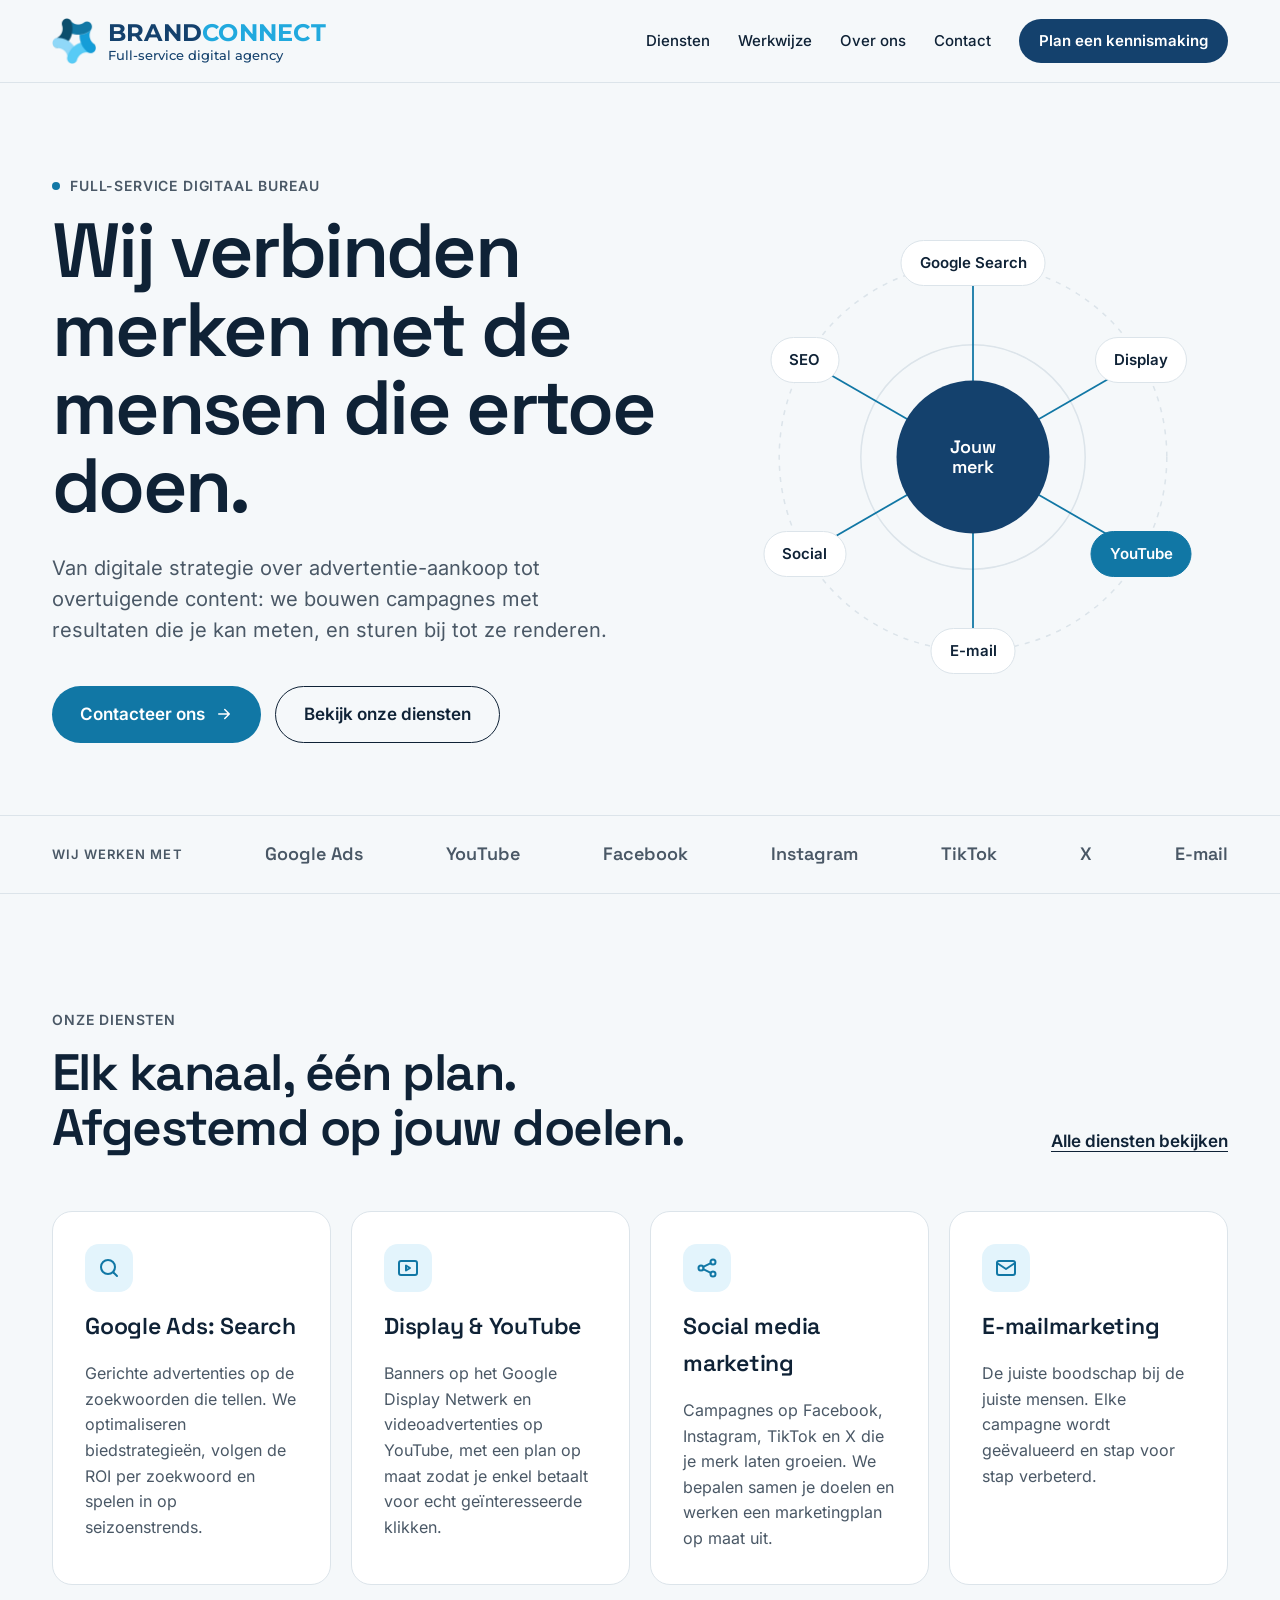
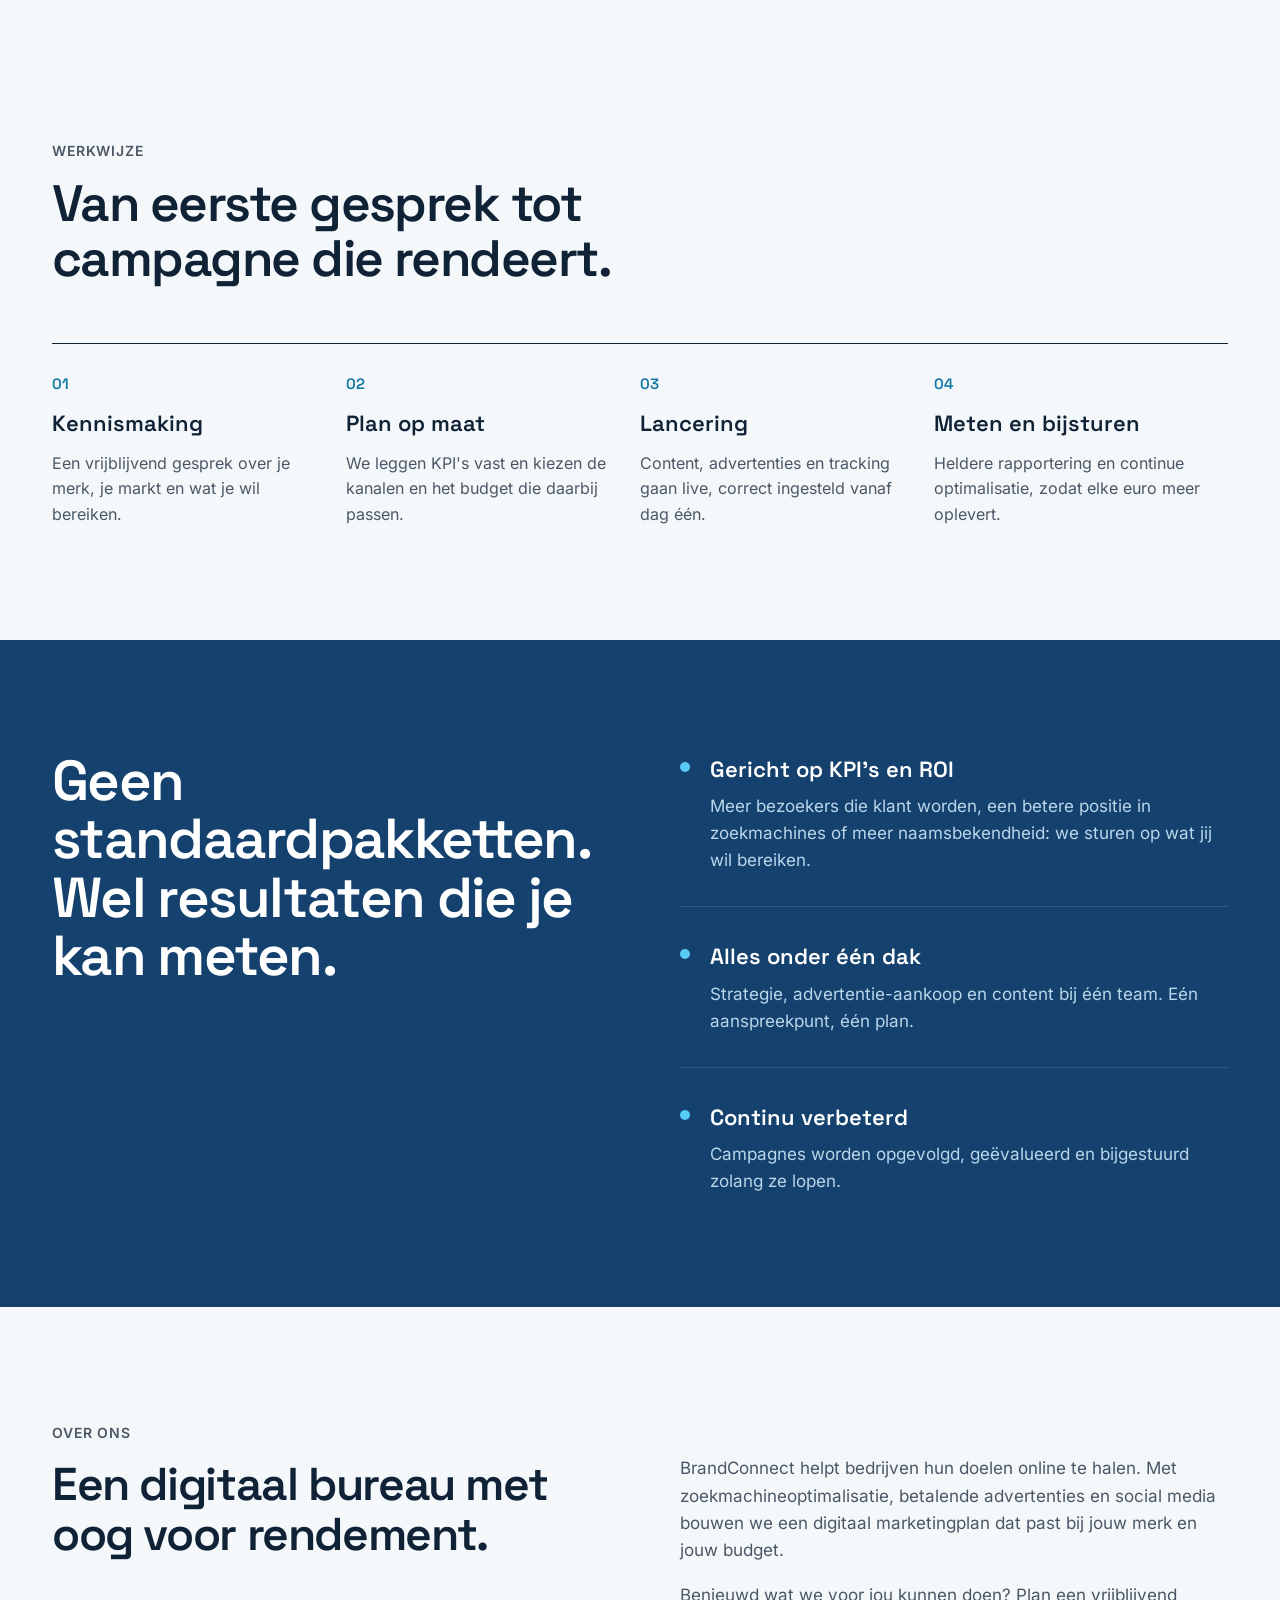
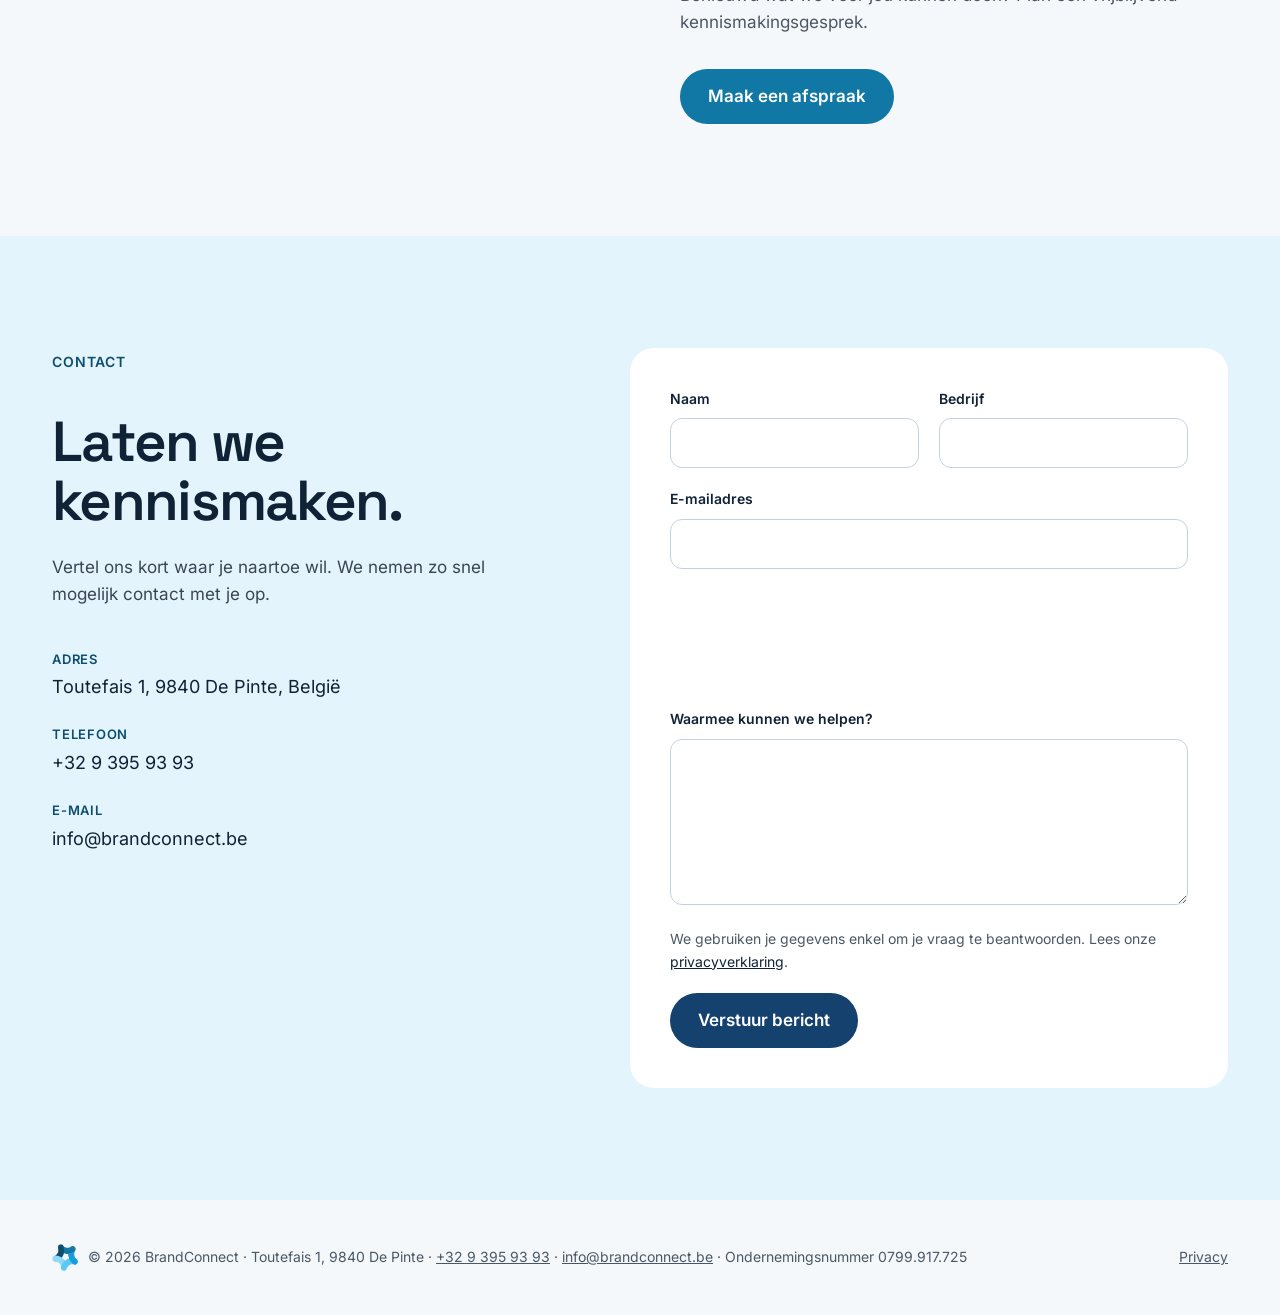
<file: index.html>
<!doctype html>
<html lang="nl-BE">
<head>
<meta charset="utf-8">
<meta name="viewport" content="width=device-width, initial-scale=1">
<title>BrandConnect | Full-service digitaal bureau in De Pinte</title>
<meta name="description" content="BrandConnect is een full-service digitaal bureau uit De Pinte. Google Ads, display en YouTube, social media, e-mailmarketing en SEO, met resultaten die je kan meten.">
<link rel="canonical" href="https://www.brandconnect.be/">
<meta property="og:type" content="website">
<meta property="og:title" content="BrandConnect | Full-service digitaal bureau">
<meta property="og:description" content="Wij verbinden merken met de mensen die ertoe doen. Campagnes met meetbare resultaten.">
<meta property="og:url" content="https://www.brandconnect.be/">
<meta name="theme-color" content="#14416D">
<link rel="icon" type="image/png" href="favicon.png">
<link rel="apple-touch-icon" href="apple-touch-icon.png">
<link rel="preload" href="assets/fonts/space-grotesk-latin-600-normal.woff2" as="font" type="font/woff2" crossorigin>
<link rel="preload" href="assets/fonts/inter-latin-400-normal.woff2" as="font" type="font/woff2" crossorigin>
<link rel="stylesheet" href="assets/style.css">
<script type="application/ld+json">
{
  "@context": "https://schema.org",
  "@type": "ProfessionalService",
  "name": "BrandConnect",
  "description": "Full-service digitaal bureau",
  "url": "https://www.brandconnect.be/",
  "telephone": "+32 9 395 93 93",
  "email": "info@brandconnect.be",
  "vatID": "BE0799917725",
  "address": {
    "@type": "PostalAddress",
    "streetAddress": "Toutefais 1",
    "postalCode": "9840",
    "addressLocality": "De Pinte",
    "addressCountry": "BE"
  }
}
</script>
</head>
<body>
<a class="skip" href="#inhoud">Naar de inhoud</a>

<header class="site-header">
  <div class="wrap">
    <a class="brand" href="./" aria-label="BrandConnect, naar de startpagina">
      <img src="assets/logo-mark.webp" alt="" width="44" height="46">
      <span class="brand-text">
        <span class="brand-name"><span class="b1">BRAND</span><span class="b2">CONNECT</span></span>
        <span class="brand-tag">Full-service digital agency</span>
      </span>
    </a>
    <nav class="main-nav" aria-label="Hoofdmenu">
      <a href="diensten.html">Diensten</a>
      <a href="#werkwijze">Werkwijze</a>
      <a href="#over-ons">Over ons</a>
      <a href="#contact">Contact</a>
      <a class="btn btn-dark btn-sm" href="#contact">Plan een kennismaking</a>
    </nav>
  </div>
</header>

<main id="inhoud">

  <section class="wrap hero">
    <div class="hero-text">
      <p class="eyebrow"><span class="dot"></span>Full-service digitaal bureau</p>
      <h1>Wij verbinden merken met de mensen die ertoe doen.</h1>
      <p class="lead">Van digitale strategie over advertentie-aankoop tot overtuigende content: we bouwen campagnes met resultaten die je kan meten, en sturen bij tot ze renderen.</p>
      <div class="actions">
        <a class="btn btn-primary" href="#contact">Contacteer ons
          <svg width="18" height="18" viewBox="0 0 24 24" fill="none" stroke="currentColor" stroke-width="2" stroke-linecap="round" stroke-linejoin="round" aria-hidden="true"><path d="M5 12h14M13 6l6 6-6 6"/></svg>
        </a>
        <a class="btn btn-outline" href="diensten.html">Bekijk onze diensten</a>
      </div>
    </div>
    <div class="hero-visual" aria-hidden="true">
      <div class="network">
        <svg viewBox="0 0 100 100" preserveAspectRatio="none">
          <circle cx="50" cy="50" r="38" fill="none" stroke="#DCE4EA" stroke-width="0.3" stroke-dasharray="1 1.2"/>
          <circle cx="50" cy="50" r="22" fill="none" stroke="#DCE4EA" stroke-width="0.3"/>
          <g stroke="#1177A5" stroke-width="0.35">
            <line x1="50" y1="50" x2="50" y2="12"/><line x1="50" y1="50" x2="83" y2="31"/><line x1="50" y1="50" x2="83" y2="69"/>
            <line x1="50" y1="50" x2="50" y2="88"/><line x1="50" y1="50" x2="17" y2="69"/><line x1="50" y1="50" x2="17" y2="31"/>
          </g>
        </svg>
        <div class="node-core">Jouw<br>merk</div>
        <div class="node" style="left:50%;top:12%">Google Search</div>
        <div class="node" style="left:83%;top:31%">Display</div>
        <div class="node hot" style="left:83%;top:69%">YouTube</div>
        <div class="node" style="left:50%;top:88%">E-mail</div>
        <div class="node" style="left:17%;top:69%">Social</div>
        <div class="node" style="left:17%;top:31%">SEO</div>
      </div>
    </div>
  </section>

  <section class="channels" aria-label="Kanalen">
    <div class="wrap">
      <span class="label">Wij werken met</span>
      <span>Google Ads</span><span>YouTube</span><span>Facebook</span><span>Instagram</span><span>TikTok</span><span>X</span><span>E-mail</span>
    </div>
  </section>

  <section class="wrap section" id="diensten" style="padding-bottom:40px">
    <div class="section-head">
      <div>
        <p class="eyebrow">Onze diensten</p>
        <h2 class="h2">Elk kanaal, één plan. Afgestemd op jouw doelen.</h2>
      </div>
      <a href="diensten.html">Alle diensten bekijken</a>
    </div>
    <div class="cards">
      <article class="card">
        <div class="icon"><svg width="24" height="24" viewBox="0 0 24 24" fill="none" stroke="currentColor" stroke-width="2" stroke-linecap="round" stroke-linejoin="round" aria-hidden="true"><circle cx="11" cy="11" r="7"/><path d="M20 20l-3.5-3.5"/></svg></div>
        <h3>Google Ads: Search</h3>
        <p>Gerichte advertenties op de zoekwoorden die tellen. We optimaliseren biedstrategieën, volgen de ROI per zoekwoord en spelen in op seizoenstrends.</p>
      </article>
      <article class="card">
        <div class="icon"><svg width="24" height="24" viewBox="0 0 24 24" fill="none" stroke="currentColor" stroke-width="2" stroke-linecap="round" stroke-linejoin="round" aria-hidden="true"><rect x="3" y="5" width="18" height="14" rx="2"/><path d="M10 9.5v5l4-2.5z"/></svg></div>
        <h3>Display &amp; YouTube</h3>
        <p>Banners op het Google Display Netwerk en videoadvertenties op YouTube, met een plan op maat zodat je enkel betaalt voor echt geïnteresseerde klikken.</p>
      </article>
      <article class="card">
        <div class="icon"><svg width="24" height="24" viewBox="0 0 24 24" fill="none" stroke="currentColor" stroke-width="2" stroke-linecap="round" stroke-linejoin="round" aria-hidden="true"><circle cx="6" cy="12" r="2.5"/><circle cx="18" cy="6" r="2.5"/><circle cx="18" cy="18" r="2.5"/><path d="M8.2 10.8l7.6-3.6M8.2 13.2l7.6 3.6"/></svg></div>
        <h3>Social media marketing</h3>
        <p>Campagnes op Facebook, Instagram, TikTok en X die je merk laten groeien. We bepalen samen je doelen en werken een marketingplan op maat uit.</p>
      </article>
      <article class="card">
        <div class="icon"><svg width="24" height="24" viewBox="0 0 24 24" fill="none" stroke="currentColor" stroke-width="2" stroke-linecap="round" stroke-linejoin="round" aria-hidden="true"><rect x="3" y="5" width="18" height="14" rx="2"/><path d="M3 7l9 6 9-6"/></svg></div>
        <h3>E-mailmarketing</h3>
        <p>De juiste boodschap bij de juiste mensen. Elke campagne wordt geëvalueerd en stap voor stap verbeterd.</p>
      </article>
    </div>
  </section>

  <section class="wrap section" id="werkwijze">
    <p class="eyebrow">Werkwijze</p>
    <h2 class="h2" style="max-width:720px;margin-bottom:56px">Van eerste gesprek tot campagne die rendeert.</h2>
    <ol class="steps">
      <li><span class="num">01</span><h3>Kennismaking</h3><p>Een vrijblijvend gesprek over je merk, je markt en wat je wil bereiken.</p></li>
      <li><span class="num">02</span><h3>Plan op maat</h3><p>We leggen KPI's vast en kiezen de kanalen en het budget die daarbij passen.</p></li>
      <li><span class="num">03</span><h3>Lancering</h3><p>Content, advertenties en tracking gaan live, correct ingesteld vanaf dag één.</p></li>
      <li><span class="num">04</span><h3>Meten en bijsturen</h3><p>Heldere rapportering en continue optimalisatie, zodat elke euro meer oplevert.</p></li>
    </ol>
  </section>

  <section class="dark">
    <div class="wrap section">
      <div class="col">
        <h2>Geen standaardpakketten. Wel resultaten die je kan meten.</h2>
      </div>
      <div class="col points">
        <div class="point"><span class="bullet"></span><div><h3>Gericht op KPI's en ROI</h3><p>Meer bezoekers die klant worden, een betere positie in zoekmachines of meer naamsbekendheid: we sturen op wat jij wil bereiken.</p></div></div>
        <div class="point"><span class="bullet"></span><div><h3>Alles onder één dak</h3><p>Strategie, advertentie-aankoop en content bij één team. Eén aanspreekpunt, één plan.</p></div></div>
        <div class="point"><span class="bullet"></span><div><h3>Continu verbeterd</h3><p>Campagnes worden opgevolgd, geëvalueerd en bijgestuurd zolang ze lopen.</p></div></div>
      </div>
    </div>
  </section>

  <section class="wrap section about" id="over-ons">
    <div>
      <p class="eyebrow">Over ons</p>
      <h2>Een digitaal bureau met oog voor rendement.</h2>
    </div>
    <div class="text">
      <p>BrandConnect helpt bedrijven hun doelen online te halen. Met zoekmachineoptimalisatie, betalende advertenties en social media bouwen we een digitaal marketingplan dat past bij jouw merk en jouw budget.</p>
      <p>Benieuwd wat we voor jou kunnen doen? Plan een vrijblijvend kennismakingsgesprek.</p>
      <a class="btn btn-primary" href="#contact">Maak een afspraak</a>
    </div>
  </section>

  <section class="contact" id="contact">
    <div class="wrap section">
      <div class="contact-info">
        <p class="eyebrow">Contact</p>
        <h2>Laten we kennismaken.</h2>
        <p>Vertel ons kort waar je naartoe wil. We nemen zo snel mogelijk contact met je op.</p>
        <dl>
          <div><dt>Adres</dt><dd>Toutefais 1, 9840 De Pinte, België</dd></div>
          <div><dt>Telefoon</dt><dd><a href="tel:+3293959393">+32 9 395 93 93</a></dd></div>
          <div><dt>E-mail</dt><dd><a href="mailto:info@brandconnect.be">info@brandconnect.be</a></dd></div>
        </dl>
      </div>
      <form class="form" action="https://formsubmit.co/info@brandconnect.be" method="POST">
        <input type="hidden" name="_subject" value="Nieuw bericht via brandconnect.be">
        <input type="hidden" name="_next" value="https://www.brandconnect.be/bedankt.html">
        <input type="hidden" name="_template" value="table">
        <input class="hp" type="text" name="_honey" tabindex="-1" autocomplete="off" aria-hidden="true">
        <div class="row">
          <div class="field">
            <label for="naam">Naam</label>
            <input id="naam" name="Naam" type="text" autocomplete="name" required>
          </div>
          <div class="field">
            <label for="bedrijf">Bedrijf</label>
            <input id="bedrijf" name="Bedrijf" type="text" autocomplete="organization">
          </div>
        </div>
        <div class="field">
          <label for="email">E-mailadres</label>
          <input id="email" name="email" type="email" autocomplete="email" required>
        </div>
        <div class="field">
          <label for="bericht">Waarmee kunnen we helpen?</label>
          <textarea id="bericht" name="Bericht" rows="5" required></textarea>
        </div>
        <p class="note">We gebruiken je gegevens enkel om je vraag te beantwoorden. Lees onze <a href="privacy.html">privacyverklaring</a>.</p>
        <button class="btn btn-dark" type="submit">Verstuur bericht</button>
      </form>
    </div>
  </section>

</main>

<footer class="site-footer">
  <div class="wrap">
    <div class="info">
      <img src="assets/logo-mark.webp" alt="" width="26" height="27">
      <span>© 2026 BrandConnect · Toutefais 1, 9840 De Pinte · <a href="tel:+3293959393">+32 9 395 93 93</a> · <a href="mailto:info@brandconnect.be">info@brandconnect.be</a> · Ondernemingsnummer 0799.917.725</span>
    </div>
    <div class="links">
      <a href="privacy.html">Privacy</a>
    </div>
  </div>
</footer>
</body>
</html>
</file>
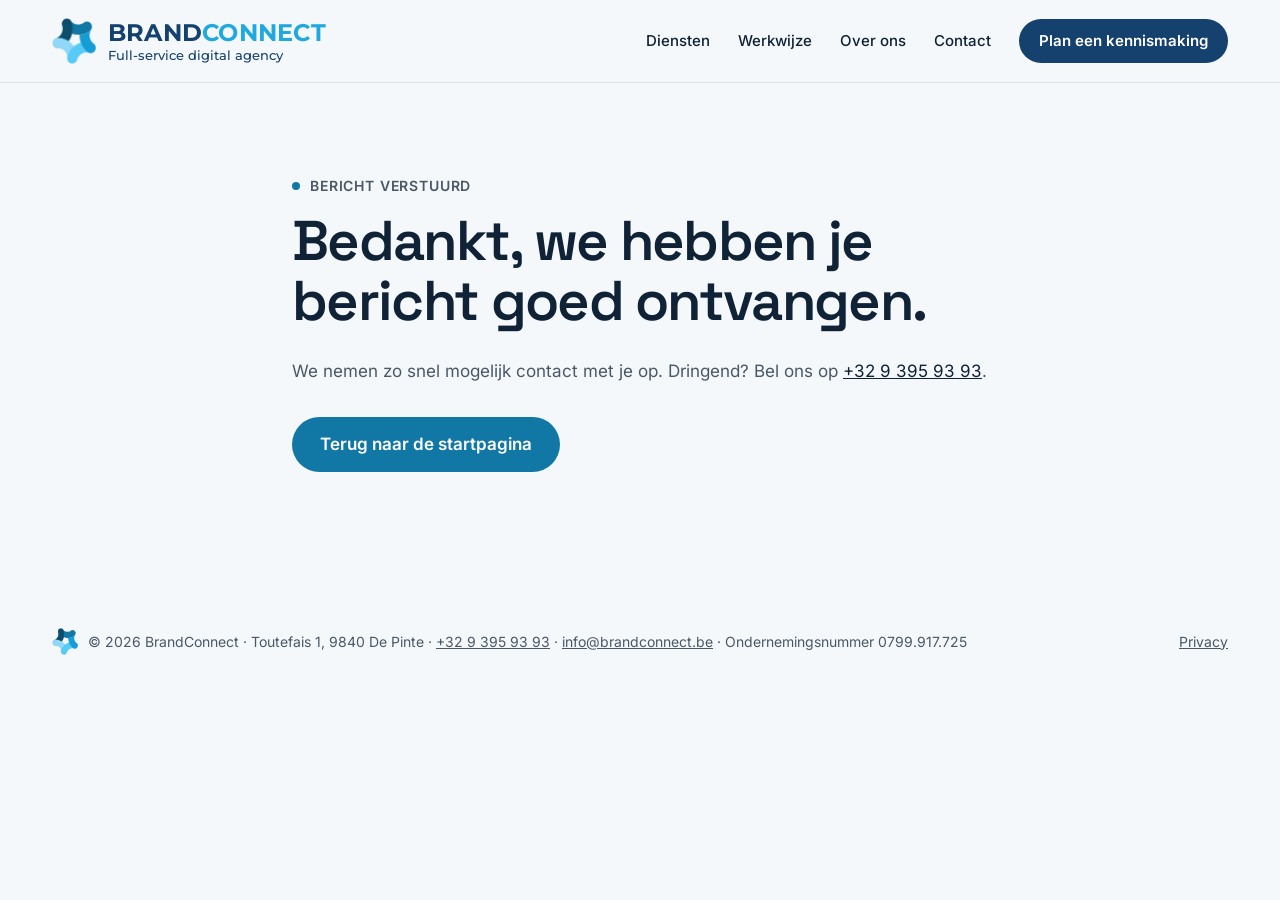
<file: bedankt.html>
<!doctype html>
<html lang="nl-BE">
<head>
<meta charset="utf-8">
<meta name="viewport" content="width=device-width, initial-scale=1">
<title>Bedankt | BrandConnect</title>
<meta name="description" content="Je bericht is goed ontvangen.">
<link rel="canonical" href="https://www.brandconnect.be/bedankt.html">
<meta name="theme-color" content="#14416D">
<link rel="icon" type="image/png" href="favicon.png">
<link rel="apple-touch-icon" href="apple-touch-icon.png">
<link rel="stylesheet" href="assets/style.css">
<meta name="robots" content="noindex">
</head>
<body>
<a class="skip" href="#inhoud">Naar de inhoud</a>

<header class="site-header">
  <div class="wrap">
    <a class="brand" href="./" aria-label="BrandConnect, naar de startpagina">
      <img src="assets/logo-mark.webp" alt="" width="44" height="46">
      <span class="brand-text">
        <span class="brand-name"><span class="b1">BRAND</span><span class="b2">CONNECT</span></span>
        <span class="brand-tag">Full-service digital agency</span>
      </span>
    </a>
    <nav class="main-nav" aria-label="Hoofdmenu">
      <a href="diensten.html">Diensten</a>
      <a href="./#werkwijze">Werkwijze</a>
      <a href="./#over-ons">Over ons</a>
      <a href="./#contact">Contact</a>
      <a class="btn btn-dark btn-sm" href="./#contact">Plan een kennismaking</a>
    </nav>
  </div>
</header>

<main id="inhoud" class="wrap prose">
  <p class="eyebrow"><span class="dot"></span>Bericht verstuurd</p>
  <h1>Bedankt, we hebben je bericht goed ontvangen.</h1>
  <p>We nemen zo snel mogelijk contact met je op. Dringend? Bel ons op <a href="tel:+3293959393">+32 9 395 93 93</a>.</p>
  <p style="margin-top:32px"><a class="btn btn-primary" href="./">Terug naar de startpagina</a></p>
</main>

<footer class="site-footer">
  <div class="wrap">
    <div class="info">
      <img src="assets/logo-mark.webp" alt="" width="26" height="27">
      <span>© 2026 BrandConnect · Toutefais 1, 9840 De Pinte · <a href="tel:+3293959393">+32 9 395 93 93</a> · <a href="mailto:info@brandconnect.be">info@brandconnect.be</a> · Ondernemingsnummer 0799.917.725</span>
    </div>
    <div class="links">
      <a href="privacy.html">Privacy</a>
    </div>
  </div>
</footer>
</body>
</html>
</file>
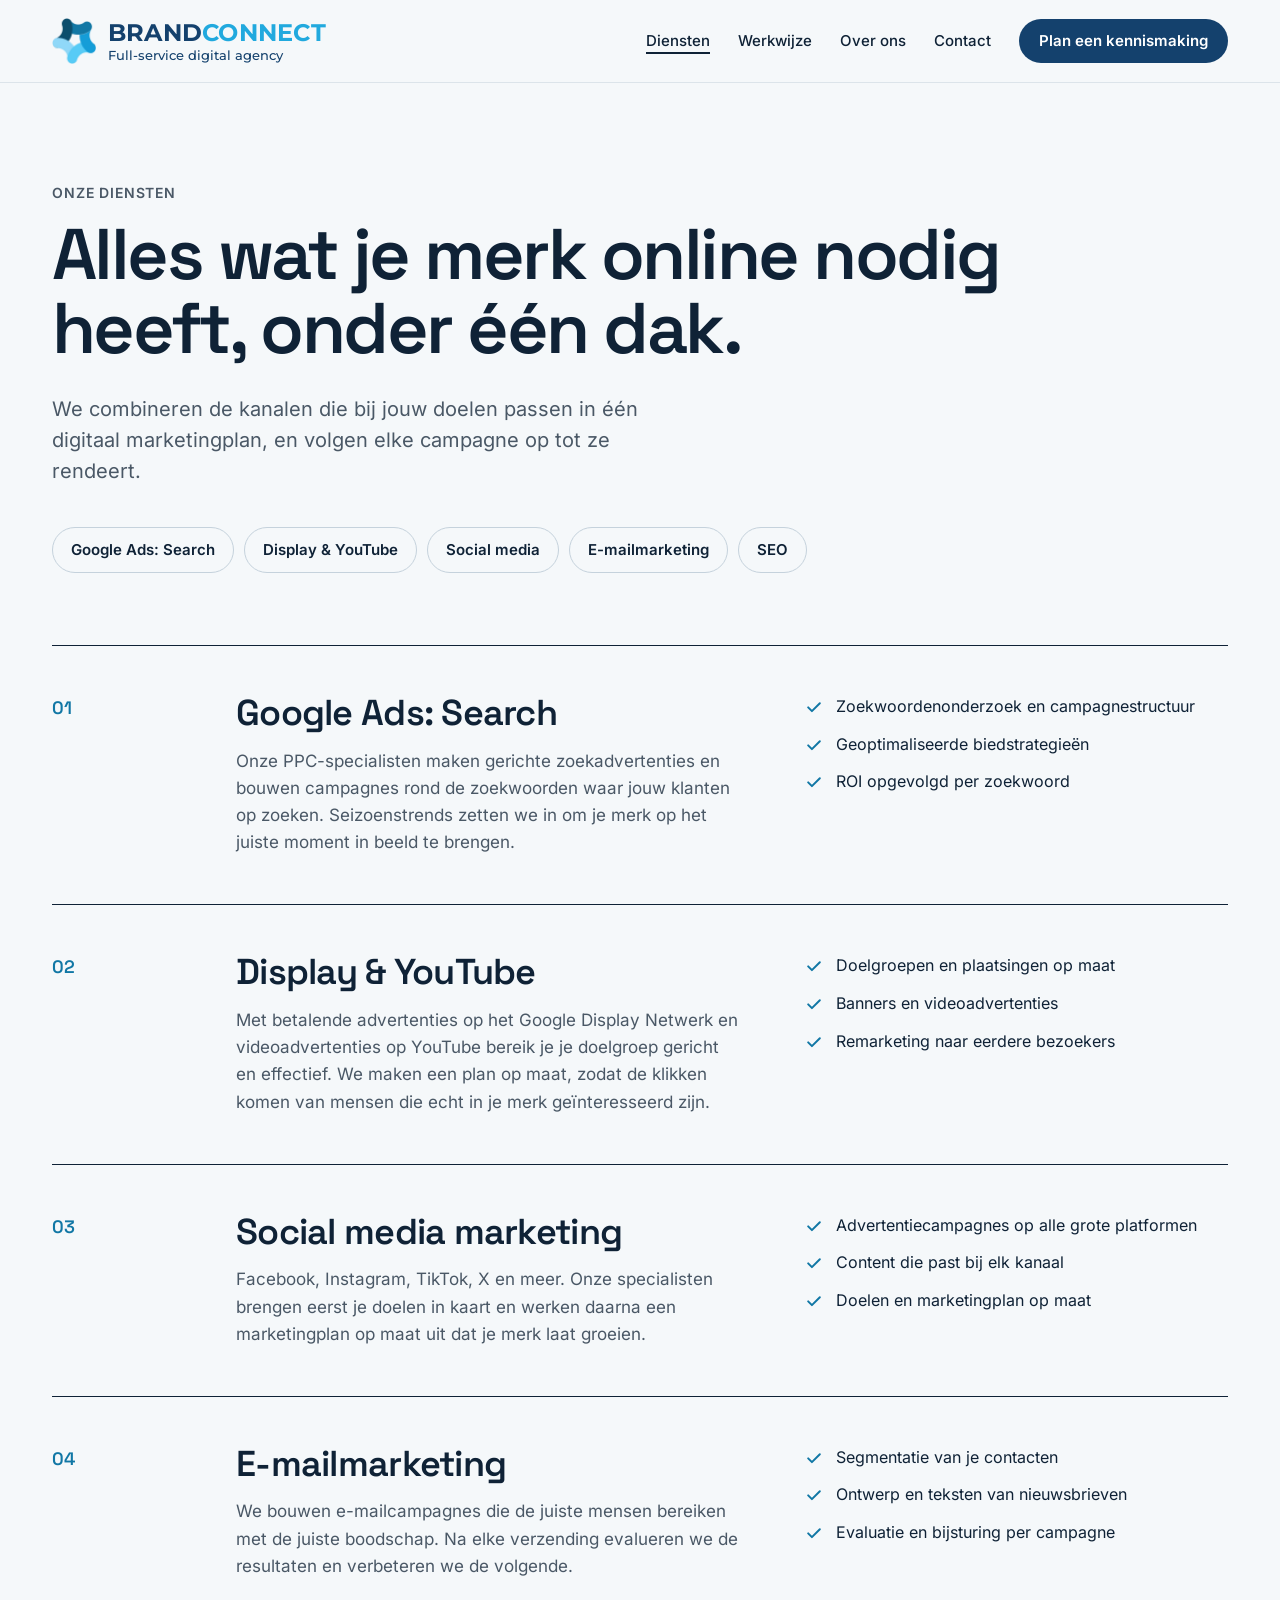
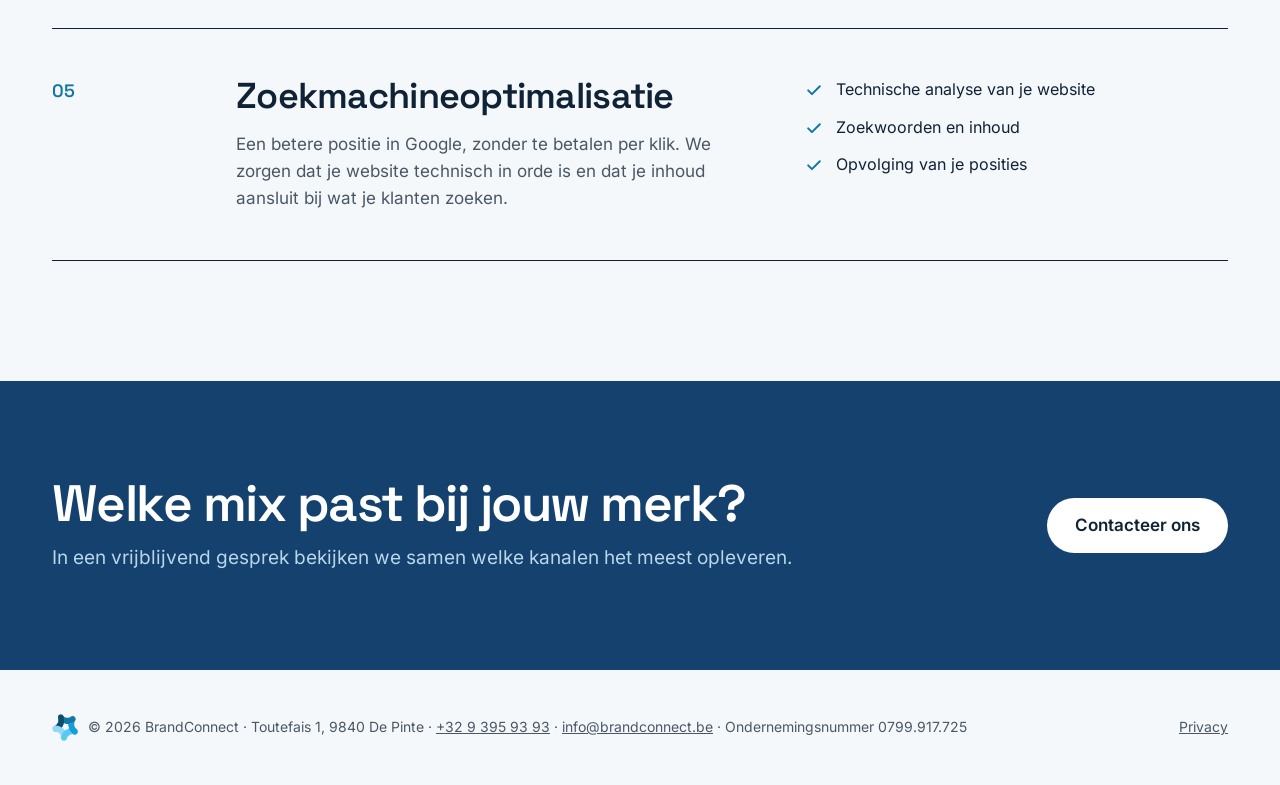
<file: diensten.html>
<!doctype html>
<html lang="nl-BE">
<head>
<meta charset="utf-8">
<meta name="viewport" content="width=device-width, initial-scale=1">
<title>Onze diensten | BrandConnect</title>
<meta name="description" content="Google Ads (Search, Display en YouTube), social media marketing, e-mailmarketing en zoekmachineoptimalisatie. Ontdek de diensten van BrandConnect uit De Pinte.">
<link rel="canonical" href="https://www.brandconnect.be/diensten.html">
<meta name="theme-color" content="#14416D">
<link rel="icon" type="image/png" href="favicon.png">
<link rel="apple-touch-icon" href="apple-touch-icon.png">
<link rel="stylesheet" href="assets/style.css">
</head>
<body>
<a class="skip" href="#inhoud">Naar de inhoud</a>

<header class="site-header">
  <div class="wrap">
    <a class="brand" href="./" aria-label="BrandConnect, naar de startpagina">
      <img src="assets/logo-mark.webp" alt="" width="44" height="46">
      <span class="brand-text">
        <span class="brand-name"><span class="b1">BRAND</span><span class="b2">CONNECT</span></span>
        <span class="brand-tag">Full-service digital agency</span>
      </span>
    </a>
    <nav class="main-nav" aria-label="Hoofdmenu">
      <a href="diensten.html" aria-current="page">Diensten</a>
      <a href="./#werkwijze">Werkwijze</a>
      <a href="./#over-ons">Over ons</a>
      <a href="./#contact">Contact</a>
      <a class="btn btn-dark btn-sm" href="./#contact">Plan een kennismaking</a>
    </nav>
  </div>
</header>

<main id="inhoud">
  <section class="wrap page-hero">
    <p class="eyebrow">Onze diensten</p>
    <h1>Alles wat je merk online nodig heeft, onder één dak.</h1>
    <p class="lead">We combineren de kanalen die bij jouw doelen passen in één digitaal marketingplan, en volgen elke campagne op tot ze rendeert.</p>
    <nav class="chips" aria-label="Diensten">
      <a href="#search">Google Ads: Search</a>
      <a href="#display">Display &amp; YouTube</a>
      <a href="#social">Social media</a>
      <a href="#email">E-mailmarketing</a>
      <a href="#seo">SEO</a>
    </nav>
  </section>

  <section class="wrap services">
    <article class="service" id="search">
      <div class="num">01</div>
      <div class="body">
        <h2>Google Ads: Search</h2>
        <p>Onze PPC-specialisten maken gerichte zoekadvertenties en bouwen campagnes rond de zoekwoorden waar jouw klanten op zoeken. Seizoenstrends zetten we in om je merk op het juiste moment in beeld te brengen.</p>
      </div>
      <ul>
          <li><svg width="20" height="20" viewBox="0 0 24 24" fill="none" stroke="#1177A5" stroke-width="2.4" stroke-linecap="round" stroke-linejoin="round" aria-hidden="true"><path d="M5 12.5l4.5 4.5L19 7.5"/></svg>Zoekwoordenonderzoek en campagnestructuur</li>
          <li><svg width="20" height="20" viewBox="0 0 24 24" fill="none" stroke="#1177A5" stroke-width="2.4" stroke-linecap="round" stroke-linejoin="round" aria-hidden="true"><path d="M5 12.5l4.5 4.5L19 7.5"/></svg>Geoptimaliseerde biedstrategieën</li>
          <li><svg width="20" height="20" viewBox="0 0 24 24" fill="none" stroke="#1177A5" stroke-width="2.4" stroke-linecap="round" stroke-linejoin="round" aria-hidden="true"><path d="M5 12.5l4.5 4.5L19 7.5"/></svg>ROI opgevolgd per zoekwoord</li>
      </ul>
    </article>

    <article class="service" id="display">
      <div class="num">02</div>
      <div class="body">
        <h2>Display &amp; YouTube</h2>
        <p>Met betalende advertenties op het Google Display Netwerk en videoadvertenties op YouTube bereik je je doelgroep gericht en effectief. We maken een plan op maat, zodat de klikken komen van mensen die echt in je merk geïnteresseerd zijn.</p>
      </div>
      <ul>
          <li><svg width="20" height="20" viewBox="0 0 24 24" fill="none" stroke="#1177A5" stroke-width="2.4" stroke-linecap="round" stroke-linejoin="round" aria-hidden="true"><path d="M5 12.5l4.5 4.5L19 7.5"/></svg>Doelgroepen en plaatsingen op maat</li>
          <li><svg width="20" height="20" viewBox="0 0 24 24" fill="none" stroke="#1177A5" stroke-width="2.4" stroke-linecap="round" stroke-linejoin="round" aria-hidden="true"><path d="M5 12.5l4.5 4.5L19 7.5"/></svg>Banners en videoadvertenties</li>
          <li><svg width="20" height="20" viewBox="0 0 24 24" fill="none" stroke="#1177A5" stroke-width="2.4" stroke-linecap="round" stroke-linejoin="round" aria-hidden="true"><path d="M5 12.5l4.5 4.5L19 7.5"/></svg>Remarketing naar eerdere bezoekers</li>
      </ul>
    </article>

    <article class="service" id="social">
      <div class="num">03</div>
      <div class="body">
        <h2>Social media marketing</h2>
        <p>Facebook, Instagram, TikTok, X en meer. Onze specialisten brengen eerst je doelen in kaart en werken daarna een marketingplan op maat uit dat je merk laat groeien.</p>
      </div>
      <ul>
          <li><svg width="20" height="20" viewBox="0 0 24 24" fill="none" stroke="#1177A5" stroke-width="2.4" stroke-linecap="round" stroke-linejoin="round" aria-hidden="true"><path d="M5 12.5l4.5 4.5L19 7.5"/></svg>Advertentiecampagnes op alle grote platformen</li>
          <li><svg width="20" height="20" viewBox="0 0 24 24" fill="none" stroke="#1177A5" stroke-width="2.4" stroke-linecap="round" stroke-linejoin="round" aria-hidden="true"><path d="M5 12.5l4.5 4.5L19 7.5"/></svg>Content die past bij elk kanaal</li>
          <li><svg width="20" height="20" viewBox="0 0 24 24" fill="none" stroke="#1177A5" stroke-width="2.4" stroke-linecap="round" stroke-linejoin="round" aria-hidden="true"><path d="M5 12.5l4.5 4.5L19 7.5"/></svg>Doelen en marketingplan op maat</li>
      </ul>
    </article>

    <article class="service" id="email">
      <div class="num">04</div>
      <div class="body">
        <h2>E-mailmarketing</h2>
        <p>We bouwen e-mailcampagnes die de juiste mensen bereiken met de juiste boodschap. Na elke verzending evalueren we de resultaten en verbeteren we de volgende.</p>
      </div>
      <ul>
          <li><svg width="20" height="20" viewBox="0 0 24 24" fill="none" stroke="#1177A5" stroke-width="2.4" stroke-linecap="round" stroke-linejoin="round" aria-hidden="true"><path d="M5 12.5l4.5 4.5L19 7.5"/></svg>Segmentatie van je contacten</li>
          <li><svg width="20" height="20" viewBox="0 0 24 24" fill="none" stroke="#1177A5" stroke-width="2.4" stroke-linecap="round" stroke-linejoin="round" aria-hidden="true"><path d="M5 12.5l4.5 4.5L19 7.5"/></svg>Ontwerp en teksten van nieuwsbrieven</li>
          <li><svg width="20" height="20" viewBox="0 0 24 24" fill="none" stroke="#1177A5" stroke-width="2.4" stroke-linecap="round" stroke-linejoin="round" aria-hidden="true"><path d="M5 12.5l4.5 4.5L19 7.5"/></svg>Evaluatie en bijsturing per campagne</li>
      </ul>
    </article>

    <article class="service" id="seo">
      <div class="num">05</div>
      <div class="body">
        <h2>Zoekmachineoptimalisatie</h2>
        <p>Een betere positie in Google, zonder te betalen per klik. We zorgen dat je website technisch in orde is en dat je inhoud aansluit bij wat je klanten zoeken.</p>
      </div>
      <ul>
          <li><svg width="20" height="20" viewBox="0 0 24 24" fill="none" stroke="#1177A5" stroke-width="2.4" stroke-linecap="round" stroke-linejoin="round" aria-hidden="true"><path d="M5 12.5l4.5 4.5L19 7.5"/></svg>Technische analyse van je website</li>
          <li><svg width="20" height="20" viewBox="0 0 24 24" fill="none" stroke="#1177A5" stroke-width="2.4" stroke-linecap="round" stroke-linejoin="round" aria-hidden="true"><path d="M5 12.5l4.5 4.5L19 7.5"/></svg>Zoekwoorden en inhoud</li>
          <li><svg width="20" height="20" viewBox="0 0 24 24" fill="none" stroke="#1177A5" stroke-width="2.4" stroke-linecap="round" stroke-linejoin="round" aria-hidden="true"><path d="M5 12.5l4.5 4.5L19 7.5"/></svg>Opvolging van je posities</li>
      </ul>
    </article>
  </section>

  <section class="dark cta">
    <div class="wrap">
      <div>
        <h2>Welke mix past bij jouw merk?</h2>
        <p>In een vrijblijvend gesprek bekijken we samen welke kanalen het meest opleveren.</p>
      </div>
      <a class="btn btn-light" href="./#contact">Contacteer ons</a>
    </div>
  </section>
</main>

<footer class="site-footer">
  <div class="wrap">
    <div class="info">
      <img src="assets/logo-mark.webp" alt="" width="26" height="27">
      <span>© 2026 BrandConnect · Toutefais 1, 9840 De Pinte · <a href="tel:+3293959393">+32 9 395 93 93</a> · <a href="mailto:info@brandconnect.be">info@brandconnect.be</a> · Ondernemingsnummer 0799.917.725</span>
    </div>
    <div class="links">
      <a href="privacy.html">Privacy</a>
    </div>
  </div>
</footer>
</body>
</html>
</file>
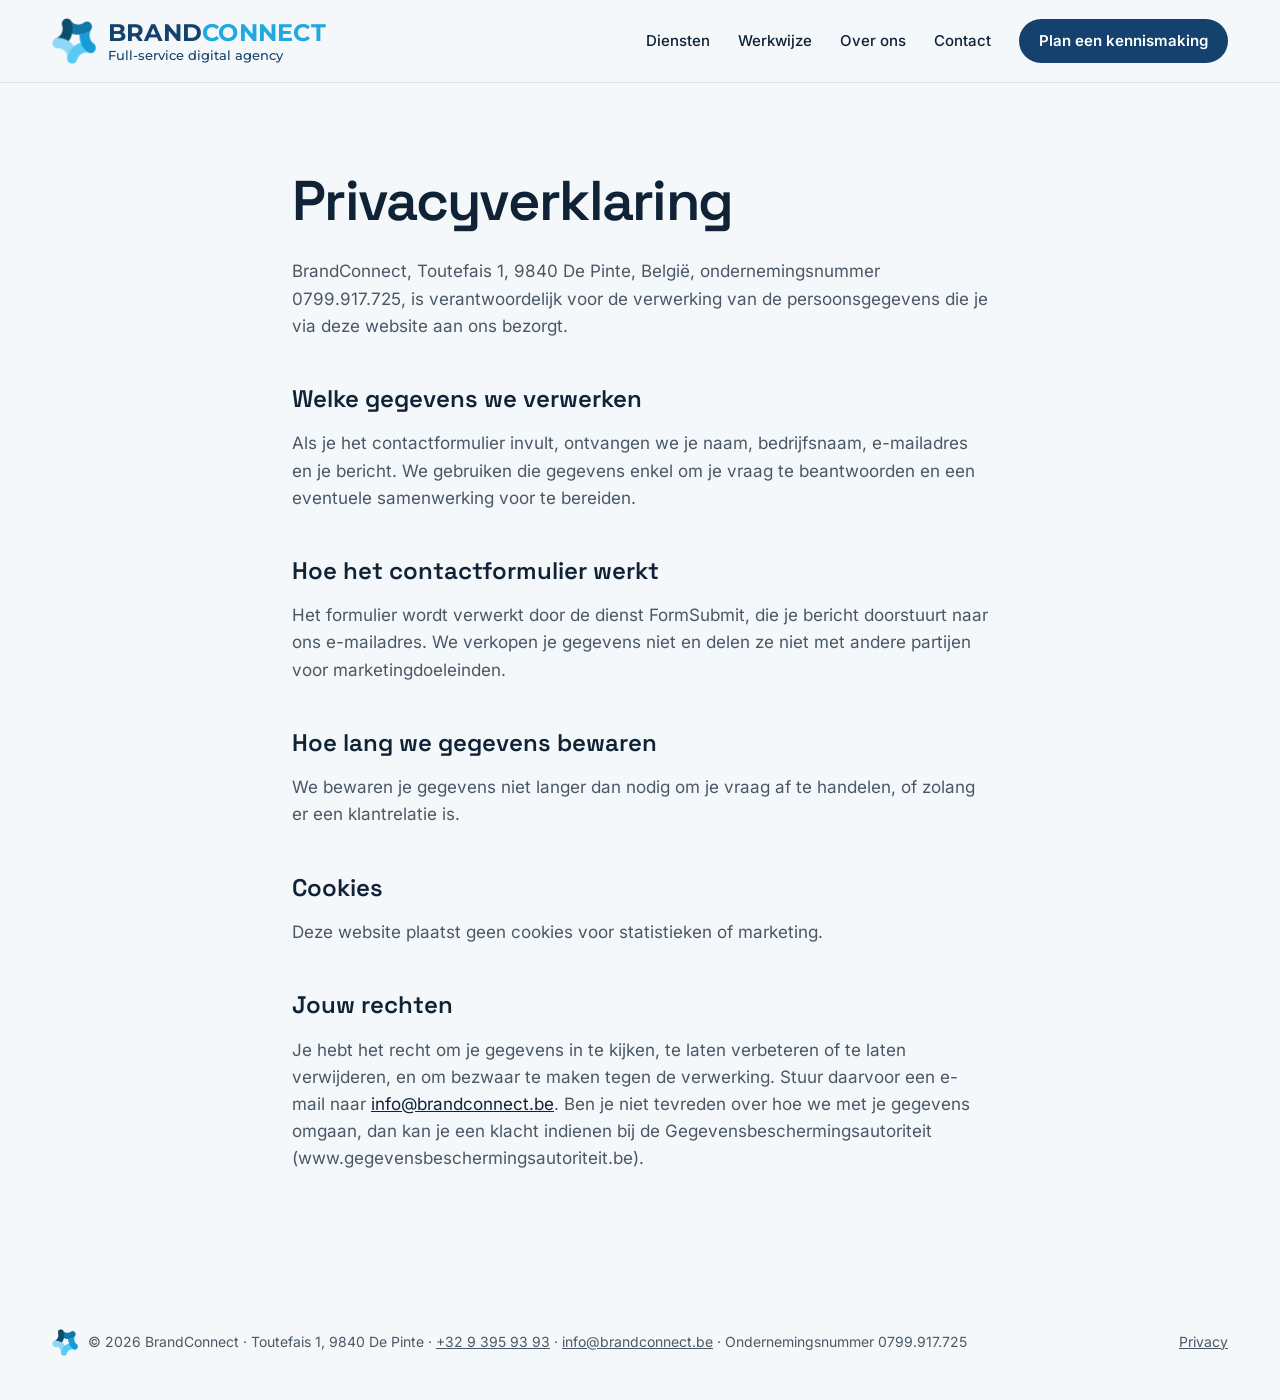
<file: privacy.html>
<!doctype html>
<html lang="nl-BE">
<head>
<meta charset="utf-8">
<meta name="viewport" content="width=device-width, initial-scale=1">
<title>Privacyverklaring | BrandConnect</title>
<meta name="description" content="Hoe BrandConnect omgaat met je persoonsgegevens.">
<link rel="canonical" href="https://www.brandconnect.be/privacy.html">
<meta name="theme-color" content="#14416D">
<link rel="icon" type="image/png" href="favicon.png">
<link rel="apple-touch-icon" href="apple-touch-icon.png">
<link rel="stylesheet" href="assets/style.css">
</head>
<body>
<a class="skip" href="#inhoud">Naar de inhoud</a>

<header class="site-header">
  <div class="wrap">
    <a class="brand" href="./" aria-label="BrandConnect, naar de startpagina">
      <img src="assets/logo-mark.webp" alt="" width="44" height="46">
      <span class="brand-text">
        <span class="brand-name"><span class="b1">BRAND</span><span class="b2">CONNECT</span></span>
        <span class="brand-tag">Full-service digital agency</span>
      </span>
    </a>
    <nav class="main-nav" aria-label="Hoofdmenu">
      <a href="diensten.html">Diensten</a>
      <a href="./#werkwijze">Werkwijze</a>
      <a href="./#over-ons">Over ons</a>
      <a href="./#contact">Contact</a>
      <a class="btn btn-dark btn-sm" href="./#contact">Plan een kennismaking</a>
    </nav>
  </div>
</header>

<main id="inhoud" class="wrap prose">
  <h1>Privacyverklaring</h1>
  <p>BrandConnect, Toutefais 1, 9840 De Pinte, België, ondernemingsnummer 0799.917.725, is verantwoordelijk voor de verwerking van de persoonsgegevens die je via deze website aan ons bezorgt.</p>

  <h2>Welke gegevens we verwerken</h2>
  <p>Als je het contactformulier invult, ontvangen we je naam, bedrijfsnaam, e-mailadres en je bericht. We gebruiken die gegevens enkel om je vraag te beantwoorden en een eventuele samenwerking voor te bereiden.</p>

  <h2>Hoe het contactformulier werkt</h2>
  <p>Het formulier wordt verwerkt door de dienst FormSubmit, die je bericht doorstuurt naar ons e-mailadres. We verkopen je gegevens niet en delen ze niet met andere partijen voor marketingdoeleinden.</p>

  <h2>Hoe lang we gegevens bewaren</h2>
  <p>We bewaren je gegevens niet langer dan nodig om je vraag af te handelen, of zolang er een klantrelatie is.</p>

  <h2>Cookies</h2>
  <p>Deze website plaatst geen cookies voor statistieken of marketing.</p>

  <h2>Jouw rechten</h2>
  <p>Je hebt het recht om je gegevens in te kijken, te laten verbeteren of te laten verwijderen, en om bezwaar te maken tegen de verwerking. Stuur daarvoor een e-mail naar <a href="mailto:info@brandconnect.be">info@brandconnect.be</a>. Ben je niet tevreden over hoe we met je gegevens omgaan, dan kan je een klacht indienen bij de Gegevensbeschermingsautoriteit (www.gegevensbeschermingsautoriteit.be).</p>
</main>

<footer class="site-footer">
  <div class="wrap">
    <div class="info">
      <img src="assets/logo-mark.webp" alt="" width="26" height="27">
      <span>© 2026 BrandConnect · Toutefais 1, 9840 De Pinte · <a href="tel:+3293959393">+32 9 395 93 93</a> · <a href="mailto:info@brandconnect.be">info@brandconnect.be</a> · Ondernemingsnummer 0799.917.725</span>
    </div>
    <div class="links">
      <a href="privacy.html">Privacy</a>
    </div>
  </div>
</footer>
</body>
</html>
</file>
<file: assets/style.css>
/* BrandConnect — stijlblad */

@font-face { font-family: "Inter"; font-weight: 400; font-style: normal; font-display: swap; src: url("fonts/inter-latin-400-normal.woff2") format("woff2"); }
@font-face { font-family: "Inter"; font-weight: 500; font-style: normal; font-display: swap; src: url("fonts/inter-latin-500-normal.woff2") format("woff2"); }
@font-face { font-family: "Inter"; font-weight: 600; font-style: normal; font-display: swap; src: url("fonts/inter-latin-600-normal.woff2") format("woff2"); }
@font-face { font-family: "Space Grotesk"; font-weight: 600; font-style: normal; font-display: swap; src: url("fonts/space-grotesk-latin-600-normal.woff2") format("woff2"); }
@font-face { font-family: "Montserrat"; font-weight: 500; font-style: normal; font-display: swap; src: url("fonts/montserrat-latin-500-normal.woff2") format("woff2"); }
@font-face { font-family: "Montserrat"; font-weight: 700; font-style: normal; font-display: swap; src: url("fonts/montserrat-latin-700-normal.woff2") format("woff2"); }

:root {
  --navy: #14416D;
  --blue: #1177A5;
  --cyan: #21A9DE;
  --sky: #57CBF5;
  --tint: #E3F4FC;
  --ground: #F5F8FA;
  --ink: #0F2236;
  --muted: #4A5866;
  --line: #DCE4EA;
  --field: #C5D2DC;
  --on-dark-muted: #B9D6EA;
  --on-dark-line: #2B5A84;
  --heading: "Space Grotesk", "Inter", system-ui, sans-serif;
}

*, *::before, *::after { box-sizing: border-box; }
html { scroll-behavior: smooth; }
body {
  margin: 0;
  font-family: "Inter", system-ui, -apple-system, "Segoe UI", sans-serif;
  font-size: 17px;
  line-height: 1.6;
  color: var(--ink);
  background: var(--ground);
  -webkit-font-smoothing: antialiased;
}
img { max-width: 100%; display: block; }
a { color: var(--ink); }
a:hover { color: var(--blue); }
h1, h2, h3 { font-family: var(--heading); font-weight: 600; margin: 0; overflow-wrap: break-word; }
p { margin: 0; }

.wrap { max-width: 1240px; margin: 0 auto; padding-left: 32px; padding-right: 32px; }
.skip { position: absolute; left: -9999px; }
.skip:focus { left: 16px; top: 16px; background: #fff; padding: 10px 16px; z-index: 10; }
:focus-visible { outline: 3px solid var(--cyan); outline-offset: 3px; }

/* Header */
.site-header { border-bottom: 1px solid var(--line); background: var(--ground); }
.site-header .wrap { display: flex; flex-wrap: wrap; align-items: center; justify-content: space-between; gap: 16px; padding-top: 18px; padding-bottom: 18px; }
.brand { display: flex; align-items: center; gap: 12px; text-decoration: none; }
.brand img { width: 44px; height: 46px; }
.brand-text { display: flex; flex-direction: column; line-height: 1.05; font-family: "Montserrat", sans-serif; }
.brand-name { font-weight: 700; font-size: 24px; letter-spacing: 0.01em; }
.brand-name .b1 { color: var(--navy); }
.brand-name .b2 { color: var(--cyan); }
.brand-tag { font-weight: 500; font-size: 12.5px; color: var(--navy); margin-top: 3px; }
.main-nav { display: flex; flex-wrap: wrap; align-items: center; gap: 8px 28px; font-size: 15px; font-weight: 500; }
.main-nav a { text-decoration: none; }
.main-nav a[aria-current="page"] { text-decoration: underline; text-underline-offset: 6px; text-decoration-thickness: 2px; }

/* Knoppen */
.btn { display: inline-flex; align-items: center; gap: 10px; min-height: 52px; padding: 14px 28px; border-radius: 999px; font-weight: 600; text-decoration: none; border: 0; font: inherit; font-weight: 600; cursor: pointer; }
.btn-primary { background: var(--blue); color: #fff; }
.btn-primary:hover { background: var(--navy); color: #fff; }
.btn-dark { background: var(--navy); color: #fff; }
.btn-dark:hover { background: var(--blue); color: #fff; }
.btn-outline { border: 1.5px solid var(--ink); color: var(--ink); background: transparent; }
.btn-outline:hover { border-color: var(--blue); }
.btn-light { background: #fff; color: var(--ink); }
.btn-light:hover { background: var(--tint); color: var(--ink); }
.btn-sm { min-height: 44px; padding: 10px 20px; }
.main-nav .btn-dark { color: #fff; }

/* Algemeen */
.eyebrow { display: inline-flex; align-items: center; gap: 10px; margin-bottom: 14px; font-size: 14px; font-weight: 600; letter-spacing: 0.06em; text-transform: uppercase; color: var(--muted); }
.dot { width: 8px; height: 8px; border-radius: 50%; background: var(--blue); display: inline-block; }
.h2 { font-size: clamp(34px, 4vw, 52px); line-height: 1.08; letter-spacing: -0.03em; }
.lead { font-size: 20px; line-height: 1.55; color: var(--muted); }
.muted { color: var(--muted); }
.section { padding-top: 112px; padding-bottom: 112px; }

/* Hero */
.hero { display: flex; flex-wrap: wrap; align-items: center; gap: 56px; padding-top: 88px; padding-bottom: 72px; }
.hero-text { flex: 1 1 520px; min-width: 0; }
.hero h1 { font-size: clamp(42px, 6vw, 80px); line-height: 1.02; letter-spacing: -0.035em; }
.hero .lead { margin-top: 28px; max-width: 560px; }
.actions { margin-top: 40px; display: flex; flex-wrap: wrap; gap: 14px; }
.hero-visual { flex: 1 1 420px; min-width: 0; display: flex; justify-content: center; }
.network { position: relative; width: 100%; max-width: 520px; aspect-ratio: 1 / 1; }
.network svg { position: absolute; inset: 0; width: 100%; height: 100%; }
.node { position: absolute; transform: translate(-50%, -50%); background: #fff; border: 1px solid var(--line); border-radius: 999px; padding: 10px 18px; font-size: 15px; font-weight: 600; white-space: nowrap; }
.node.hot { background: var(--blue); border-color: var(--blue); color: #fff; }
.node-core { position: absolute; left: 50%; top: 50%; transform: translate(-50%, -50%); width: 30%; aspect-ratio: 1 / 1; border-radius: 50%; background: var(--navy); color: #fff; display: flex; align-items: center; justify-content: center; text-align: center; font-family: var(--heading); font-weight: 600; font-size: 18px; line-height: 1.15; }

/* Kanalenbalk */
.channels { border-top: 1px solid var(--line); border-bottom: 1px solid var(--line); }
.channels .wrap { display: flex; flex-wrap: wrap; align-items: center; justify-content: space-between; gap: 14px 36px; padding-top: 24px; padding-bottom: 24px; font-family: var(--heading); font-size: 18px; color: var(--muted); }
.channels .label { font-family: "Inter", sans-serif; font-size: 13px; font-weight: 600; letter-spacing: 0.08em; text-transform: uppercase; }

/* Diensten (kaarten) */
.section-head { display: flex; flex-wrap: wrap; align-items: flex-end; justify-content: space-between; gap: 24px; margin-bottom: 56px; }
.section-head > div { max-width: 640px; }
.section-head a { font-weight: 600; text-underline-offset: 4px; }
.cards { display: flex; flex-wrap: wrap; gap: 20px; }
.card { flex: 1 1 260px; min-width: 0; background: #fff; border: 1px solid var(--line); border-radius: 20px; padding: 32px; display: flex; flex-direction: column; gap: 16px; }
.icon { width: 48px; height: 48px; border-radius: 14px; background: var(--tint); color: var(--blue); display: flex; align-items: center; justify-content: center; }
.card h3 { font-size: 23px; letter-spacing: -0.01em; }
.card p { color: var(--muted); font-size: 16px; }

/* Werkwijze */
.steps { list-style: none; margin: 0; padding: 0; display: flex; flex-wrap: wrap; border-top: 1.5px solid var(--ink); }
.steps li { flex: 1 1 240px; min-width: 0; padding: 28px 28px 0 0; display: flex; flex-direction: column; gap: 10px; }
.steps .num { font-family: var(--heading); font-size: 15px; font-weight: 600; color: var(--blue); }
.steps h3 { font-size: 22px; }
.steps p { color: var(--muted); font-size: 16px; }

/* Donker blok */
.dark { background: var(--navy); color: #fff; }
.dark .wrap { display: flex; flex-wrap: wrap; gap: 56px 80px; }
.dark .col { flex: 1 1 440px; min-width: 0; }
.dark h2 { font-size: clamp(34px, 4.4vw, 60px); line-height: 1.04; letter-spacing: -0.03em; }
.points { display: flex; flex-direction: column; gap: 32px; }
.point { display: flex; gap: 20px; padding-bottom: 32px; border-bottom: 1px solid var(--on-dark-line); }
.point:last-child { padding-bottom: 0; border-bottom: 0; }
.point .bullet { flex: none; width: 10px; height: 10px; margin-top: 10px; border-radius: 50%; background: var(--sky); }
.point h3 { font-size: 22px; margin-bottom: 6px; }
.point p { color: var(--on-dark-muted); }

/* Over ons */
.about { display: flex; flex-wrap: wrap; align-items: flex-start; gap: 32px 80px; }
.about > div { flex: 1 1 440px; min-width: 0; }
.about h2 { font-size: clamp(32px, 3.6vw, 46px); line-height: 1.1; letter-spacing: -0.03em; }
.about .text { padding-top: 36px; }
.about .text p { color: var(--muted); margin-bottom: 18px; }
.about .text p:last-of-type { margin-bottom: 32px; }

/* Contact */
.contact { background: var(--tint); }
.contact .wrap { display: flex; flex-wrap: wrap; gap: 56px 80px; }
.contact-info { flex: 1 1 380px; min-width: 0; }
.contact-info .eyebrow { color: #0C4E6D; }
.contact-info h2 { font-size: clamp(36px, 4.4vw, 58px); line-height: 1.04; letter-spacing: -0.03em; margin-bottom: 24px; }
.contact-info > p { color: #3B4652; max-width: 440px; margin-bottom: 40px; }
.contact-info dl { margin: 0; display: flex; flex-direction: column; gap: 22px; }
.contact-info dt { font-size: 13px; font-weight: 600; letter-spacing: 0.06em; text-transform: uppercase; color: #0C4E6D; }
.contact-info dd { margin: 4px 0 0; font-size: 18px; }
.contact-info dd a { text-decoration: none; }
.form { flex: 1 1 480px; min-width: 0; background: #fff; border-radius: 24px; padding: 40px; display: flex; flex-direction: column; gap: 20px; }
.form .row { display: flex; flex-wrap: wrap; gap: 20px; }
.field { flex: 1 1 200px; display: flex; flex-direction: column; gap: 8px; }
.field label { font-size: 14px; font-weight: 600; }
.field input, .field textarea { font: inherit; color: var(--ink); background: #fff; border: 1px solid var(--field); border-radius: 12px; padding: 0 16px; height: 50px; width: 100%; }
.field textarea { height: auto; padding: 14px 16px; resize: vertical; }
.field input:focus, .field textarea:focus { border-color: var(--blue); outline: 2px solid var(--tint); }
.form .note { font-size: 14px; color: var(--muted); }
.form .btn { align-self: flex-start; }
.hp { position: absolute; left: -9999px; }

/* Dienstenpagina */
.page-hero { padding-top: 96px; padding-bottom: 72px; }
.page-hero h1 { max-width: 960px; font-size: clamp(40px, 5.6vw, 76px); line-height: 1.03; letter-spacing: -0.035em; }
.page-hero .lead { margin-top: 28px; max-width: 620px; }
.chips { margin-top: 40px; display: flex; flex-wrap: wrap; gap: 10px; }
.chips a { text-decoration: none; border: 1px solid var(--field); border-radius: 999px; padding: 10px 18px; font-size: 15px; font-weight: 600; min-height: 44px; display: inline-flex; align-items: center; }
.chips a:hover { border-color: var(--blue); }
.services { padding-bottom: 120px; }
.service { border-top: 1.5px solid var(--ink); padding: 48px 0; display: flex; flex-wrap: wrap; gap: 24px 64px; scroll-margin-top: 24px; }
.service:last-child { border-bottom: 1.5px solid var(--ink); }
.service .num { flex: 0 1 120px; font-family: var(--heading); font-size: 18px; font-weight: 600; color: var(--blue); }
.service .body { flex: 1 1 380px; min-width: 0; }
.service h2 { font-size: clamp(26px, 6vw, 36px); overflow-wrap: break-word; hyphens: auto; letter-spacing: -0.02em; line-height: 1.1; margin-bottom: 14px; }
.service .body p { color: var(--muted); }
.service ul { flex: 1 1 300px; min-width: 0; margin: 0; padding: 0; list-style: none; display: flex; flex-direction: column; gap: 12px; font-size: 16px; }
.service li { display: flex; gap: 12px; }
.service li svg { flex: none; margin-top: 3px; }
.cta .wrap { display: flex; flex-wrap: wrap; align-items: center; justify-content: space-between; gap: 32px; padding-top: 96px; padding-bottom: 96px; }
.cta h2 { font-size: clamp(34px, 4vw, 52px); line-height: 1.06; letter-spacing: -0.03em; margin-bottom: 12px; }
.cta p { color: var(--on-dark-muted); font-size: 19px; }
.cta .wrap > div { flex: 1 1 520px; min-width: 0; }

/* Tekstpagina's */
.prose { max-width: 760px; padding-top: 88px; padding-bottom: 112px; }
.prose h1 { font-size: clamp(36px, 4.4vw, 56px); line-height: 1.06; letter-spacing: -0.03em; margin-bottom: 28px; }
.prose h2 { font-size: 24px; margin: 40px 0 12px; }
.prose p, .prose li { color: var(--muted); }
.prose p + p { margin-top: 14px; }
.prose ul { padding-left: 20px; }

/* Footer */
.site-footer .wrap { display: flex; flex-wrap: wrap; align-items: center; justify-content: space-between; gap: 20px; padding-top: 44px; padding-bottom: 44px; font-size: 14px; color: var(--muted); }
.site-footer .info { display: flex; align-items: center; gap: 10px; flex-wrap: wrap; }
.site-footer img { width: 26px; height: 27px; }
.site-footer a { color: var(--muted); }
.site-footer a:hover { color: var(--blue); }
.site-footer .links { display: flex; gap: 24px; }

@media (max-width: 720px) {
  body { font-size: 16px; }
  .wrap { padding-left: 20px; padding-right: 20px; }
  .main-nav { width: 100%; gap: 8px 20px; }
  .main-nav .btn { width: 100%; justify-content: center; }
  .section { padding-top: 80px; padding-bottom: 80px; }
  .hero { padding-top: 56px; gap: 40px; }
  .node { font-size: 13px; padding: 8px 12px; }
  .node-core { font-size: 15px; }
  .form { padding: 24px; }
  .about .text { padding-top: 0; }
  .steps li { padding-right: 0; }
}
</file>
